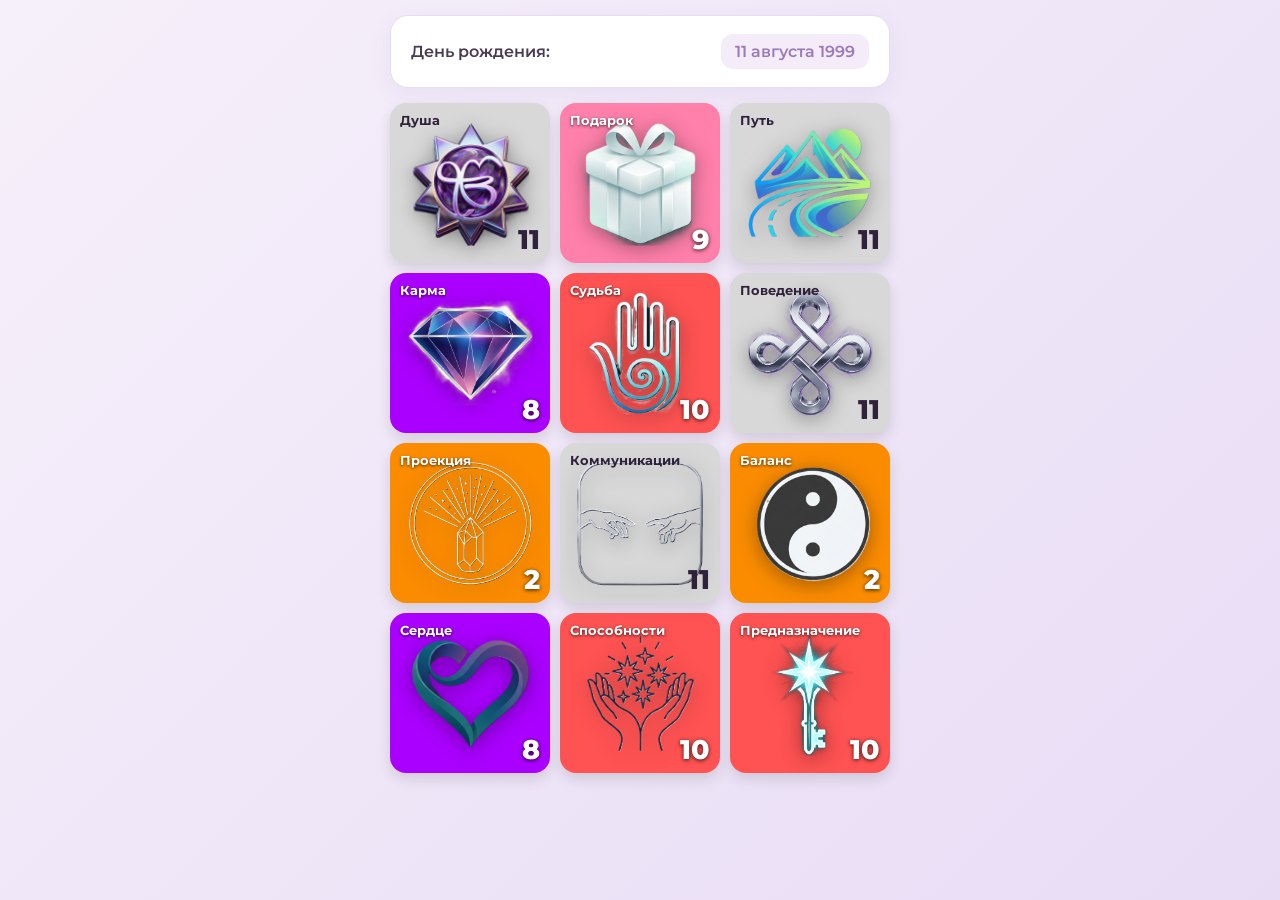
<file: index.html>
<!DOCTYPE html>
<html lang="ru">
<head>
    <meta charset="UTF-8">
    <meta name="viewport" content="width=device-width, initial-scale=1.0, maximum-scale=1.0, user-scalable=no">
    <title>Нумерология 10 Тел (YogaNUM)</title>

    <!-- 1. Telegram WebApp SDK -->
    <script src="https://telegram.org/js/telegram-web-app.js"></script>
    
    <!-- 2. Мгновенно сообщаем Telegram, что приложение готово -->
    <script>
        if (window.Telegram && window.Telegram.WebApp) {
            window.Telegram.WebApp.ready();
            window.Telegram.WebApp.expand();
        }
    </script>

    <!-- 3. Google Fonts -->
    <link rel="preconnect" href="https://fonts.googleapis.com">
    <link rel="preconnect" href="https://fonts.gstatic.com" crossorigin>
    <link rel="stylesheet" href="https://fonts.googleapis.com/css2?family=Cormorant+Garamond:ital,wght@0,600;1,400&family=Montserrat:wght@400;500;600;700;800&display=swap" media="print" onload="this.media='all'">
    <noscript>
        <link rel="stylesheet" href="https://fonts.googleapis.com/css2?family=Cormorant+Garamond:ital,wght@0,600;1,400&family=Montserrat:wght@400;500;600;700;800&display=swap">
    </noscript>

    <!-- 4. Подключаем стили -->
    <link rel="stylesheet" href="numerology.css?v=11">
</head>
<body>

    <div class="num-app-container">
        <!-- Верхняя карточка ввода: только День рождения -->
        <div class="num-input-group">
            <div class="num-field" id="openWheelBtn">
                <label>День рождения:</label>
                <div class="date-display" id="dateDisplay">11 августа 1999</div>
            </div>
        </div>

        <!-- Сетка 3x4 ярких плиток -->
        <div id="numerologyResult">
            <div class="num-grid-3x4" id="numTilesGrid">
                <!-- Плитки генерируются через JS -->
            </div>
        </div>
    </div>

    <!-- Барабан выбора даты -->
    <div id="wheelModal" class="num-modal">
        <div class="wheel-modal-content">
            <div class="wheel-header">
                <button type="button" class="wheel-btn cancel-btn" id="wheelCancelBtn">Отмена</button>
                <span class="wheel-title">День рождения</span>
                <button type="button" class="wheel-btn ensure-btn" id="wheelEnsureBtn">Готово</button>
            </div>
            <div class="wheel-container">
                <div class="wheel-highlight"></div>
                <div class="wheel-column" id="wheelDays"></div>
                <div class="wheel-column" id="wheelMonths"></div>
                <div class="wheel-column" id="wheelYears"></div>
            </div>
        </div>
    </div>

    <!-- Модальное окно для описания выбранного тела -->
    <div id="bodyDetailModal" class="num-modal">
        <div class="num-modal-content">
            <span class="num-modal-close" id="closeBodyModal">&times;</span>
            <h3 id="modalBodyTitle">Заголовок</h3>
            <span id="modalBodyArchetype" class="num-archetype-badge">Архетип</span>
            <div class="num-modal-body">
                <p id="modalBodyDesc">Описание тела...</p>
                <div class="num-modal-meta">
                    <p><strong>Качество:</strong> <span id="modalBodyQuality">-</span></p>
                    <p><strong>Стихия:</strong> <span id="modalBodyElement">-</span></p>
                </div>
            </div>
        </div>
    </div>

    <!-- Основной скрипт с обновленной версией -->
    <script src="numerology.js?v=11"></script>

</body>
</html>
</file>
<file: numerology.css>
/* ==========================================
   ОСНОВНЫЕ СТИЛИ И СБРОС
   ========================================== */
* {
    box-sizing: border-box;
    margin: 0;
    padding: 0;
    -webkit-tap-highlight-color: transparent;
}

body {
    background: linear-gradient(135deg, #f6f0fa 0%, #e8dcf5 100%);
    color: #4a3b52;
    font-family: 'Montserrat', sans-serif;
    min-height: 100vh;
    padding: 15px;
    user-select: none;
}

.num-app-container {
    max-width: 500px;
    margin: 0 auto;
}

/* ==========================================
   ПОЛЕ ВВОДА ДАТЫ (БЕЗ ИМЕНИ И ФАМИЛИИ)
   ========================================== */
.num-input-group {
    background: #ffffff;
    padding: 14px 20px;
    border-radius: 18px;
    margin-bottom: 15px;
    box-shadow: 0 6px 20px rgba(156, 122, 187, 0.1);
    border: 1px solid #e8dcf5;
}

.num-field {
    display: flex;
    justify-content: space-between;
    align-items: center;
    cursor: pointer;
    padding: 4px 0;
}

.num-field label {
    font-size: 1rem;
    color: #4a3b52;
    font-weight: 600;
}

.date-display {
    font-size: 1rem;
    font-family: 'Montserrat', sans-serif;
    font-weight: 600;
    color: #9c7abb;
    background: #f4ecf9;
    padding: 8px 14px;
    border-radius: 12px;
    transition: all 0.2s;
}

.num-field:active .date-display {
    transform: scale(0.97);
    background: #e8dcf5;
}

/* ==========================================
   СЕТКА 3x4 И КАРТОЧКИ НУМЕРОЛОГИИ
   ========================================== */
.num-grid-3x4 {
    display: grid;
    grid-template-columns: repeat(3, 1fr);
    gap: 10px;
}

.num-tile {
    position: relative;
    aspect-ratio: 1 / 1;
    border-radius: 16px;
    padding: 10px;
    display: flex;
    flex-direction: column;
    justify-content: space-between;
    align-items: center;
    color: #ffffff;
    cursor: pointer;
    box-shadow: 0 6px 14px rgba(0,0,0,0.12);
    transition: transform 0.15s ease, background-color 0.3s ease;
    overflow: hidden;
}

.num-tile:active {
    transform: scale(0.94);
}

.num-tile-title {
    position: relative;
    z-index: 3;
    align-self: flex-start;
    font-size: 0.82rem;
    font-weight: 700;
    text-shadow: 0 1px 3px rgba(0, 0, 0, 0.7);
    line-height: 1.1;
}

.num-tile-icon {
    position: absolute;
    top: 50%;
    left: 50%;
    transform: translate(-50%, -50%);
    z-index: 2;
    width: 78%;
    height: 78%;
    object-fit: contain;
    filter: drop-shadow(0 4px 10px rgba(0, 0, 0, 0.35));
}

.num-tile-number {
    position: relative;
    z-index: 3;
    align-self: flex-end;
    font-size: 1.7rem;
    font-weight: 800;
    line-height: 1;
    text-shadow: 0 1px 4px rgba(0, 0, 0, 0.8);
    transition: all 0.2s ease;
}

/* ==========================================
   ЦВЕТОВАЯ ПАЛИТРА ПОДЛОЖЕК ПО ЦИФРАМ (0 - 11)
   ========================================== */
.bg-num-0  { background-color: #8f949b; }
.bg-num-1  { background-color: #e53935; }
.bg-num-2  { background-color: #fb8c00; }
.bg-num-3  { background-color: #ffb300; }
.bg-num-4  { background-color: #00c853; }
.bg-num-5  { background-color: #00b0ff; }
.bg-num-6  { background-color: #1e88e5; }
.bg-num-7  { background-color: #7c4dff; }
.bg-num-8  { background-color: #aa00ff; }
.bg-num-9  { background-color: #ff80ab; }
.bg-num-10 { background-color: #ff5252; }
.bg-num-11 { background-color: #d8d8d8; color: #31223b !important; }

.bg-num-11 .num-tile-title,
.bg-num-11 .num-tile-number {
    color: #31223b !important;
    text-shadow: none !important;
}

/* ==========================================
   КАСТОМНЫЙ iOS-БАРАБАН ДЛЯ ВЫБОРА ДАТЫ
   ========================================== */
.num-modal {
    display: none;
    position: fixed;
    top: 0; left: 0; 
    width: 100%; height: 100%;
    background: rgba(49, 34, 59, 0.6);
    backdrop-filter: blur(4px);
    z-index: 1000;
    align-items: flex-end;
    justify-content: center;
}

.num-modal.active { 
    display: flex; 
}

#bodyDetailModal {
    align-items: center;
    padding: 20px;
}

.wheel-modal-content {
    background: #ffffff;
    width: 100%;
    max-width: 500px;
    border-radius: 20px 20px 0 0;
    box-shadow: 0 -10px 30px rgba(0,0,0,0.2);
    animation: slideUp 0.25s ease;
    overflow: hidden;
}

@keyframes slideUp {
    from { transform: translateY(100%); }
    to { transform: translateY(0); }
}

.wheel-header {
    display: flex;
    justify-content: space-between;
    align-items: center;
    padding: 14px 20px;
    border-bottom: 1px solid #f0e6f7;
}

.wheel-title {
    font-size: 1rem;
    font-weight: 700;
    color: #4a3b52;
}

.wheel-btn {
    background: none;
    border: none;
    font-family: 'Montserrat', sans-serif;
    font-size: 1rem;
    cursor: pointer;
    padding: 5px;
}

.cancel-btn {
    color: #8a7a94;
    font-weight: 500;
}

.ensure-btn {
    color: #9c7abb;
    font-weight: 700;
}

/* Контейнер 3-х барабанов */
.wheel-container {
    position: relative;
    height: 220px;
    display: flex;
    justify-content: center;
    align-items: center;
    overflow: hidden;
    background: #ffffff;
}

.wheel-highlight {
    position: absolute;
    top: 50%;
    left: 0;
    width: 100%;
    height: 44px;
    transform: translateY(-50%);
    border-top: 1px solid #e8dcf5;
    border-bottom: 1px solid #e8dcf5;
    background: #faf6fe;
    pointer-events: none;
    z-index: 1;
}

.wheel-column {
    flex: 1;
    height: 100%;
    overflow-y: scroll;
    scroll-snap-type: y mandatory;
    scrollbar-width: none;
    -ms-overflow-style: none;
    z-index: 2;
    padding: 88px 0; /* Чтобы первый и последний элемент вставали по центру (220/2 - 44/2) */
    text-align: center;
}

.wheel-column::-webkit-scrollbar {
    display: none;
}

.wheel-item {
    height: 44px;
    line-height: 44px;
    font-size: 1.1rem;
    font-weight: 600;
    color: #8a7a94;
    scroll-snap-align: center;
    transition: color 0.15s, transform 0.15s;
    cursor: pointer;
}

.wheel-item.selected {
    color: #31223b;
    font-weight: 700;
    transform: scale(1.08);
}

/* ==========================================
   МОДАЛЬНОЕ ОКНО ОПИСАНИЙ
   ========================================== */
.num-modal-content {
    background: #ffffff;
    width: 100%;
    max-width: 400px;
    border-radius: 20px;
    padding: 25px 20px;
    position: relative;
    box-shadow: 0 10px 30px rgba(0,0,0,0.2);
    animation: modalIn 0.25s ease;
    max-height: 85vh;
    overflow-y: auto;
}

@keyframes modalIn {
    from { opacity: 0; transform: translateY(20px); }
    to { opacity: 1; transform: translateY(0); }
}

.num-modal-close {
    position: absolute;
    top: 15px; 
    right: 20px;
    font-size: 28px;
    color: #8a7a94;
    cursor: pointer;
}

#modalBodyTitle {
    font-family: 'Cormorant Garamond', serif;
    font-size: 1.6rem;
    color: #9c7abb;
    margin-bottom: 5px;
    font-weight: 600;
}

.num-archetype-badge {
    display: block;
    background: #f0e6f7;
    color: #31223b;
    padding: 8px 12px;
    border-radius: 10px;
    font-size: 0.85rem;
    font-weight: 600;
    margin-bottom: 15px;
    line-height: 1.3;
}

.num-modal-body p {
    font-size: 0.95rem;
    line-height: 1.5;
    color: #4a3b52;
    margin-bottom: 15px;
    white-space: pre-line;
}

.num-modal-meta {
    border-top: 1px dashed #d3bce6;
    padding-top: 12px;
    margin-top: 10px;
    font-size: 0.85rem;
    color: #6b5b73;
}

.num-modal-meta p {
    margin-bottom: 4px;
}
</file>
